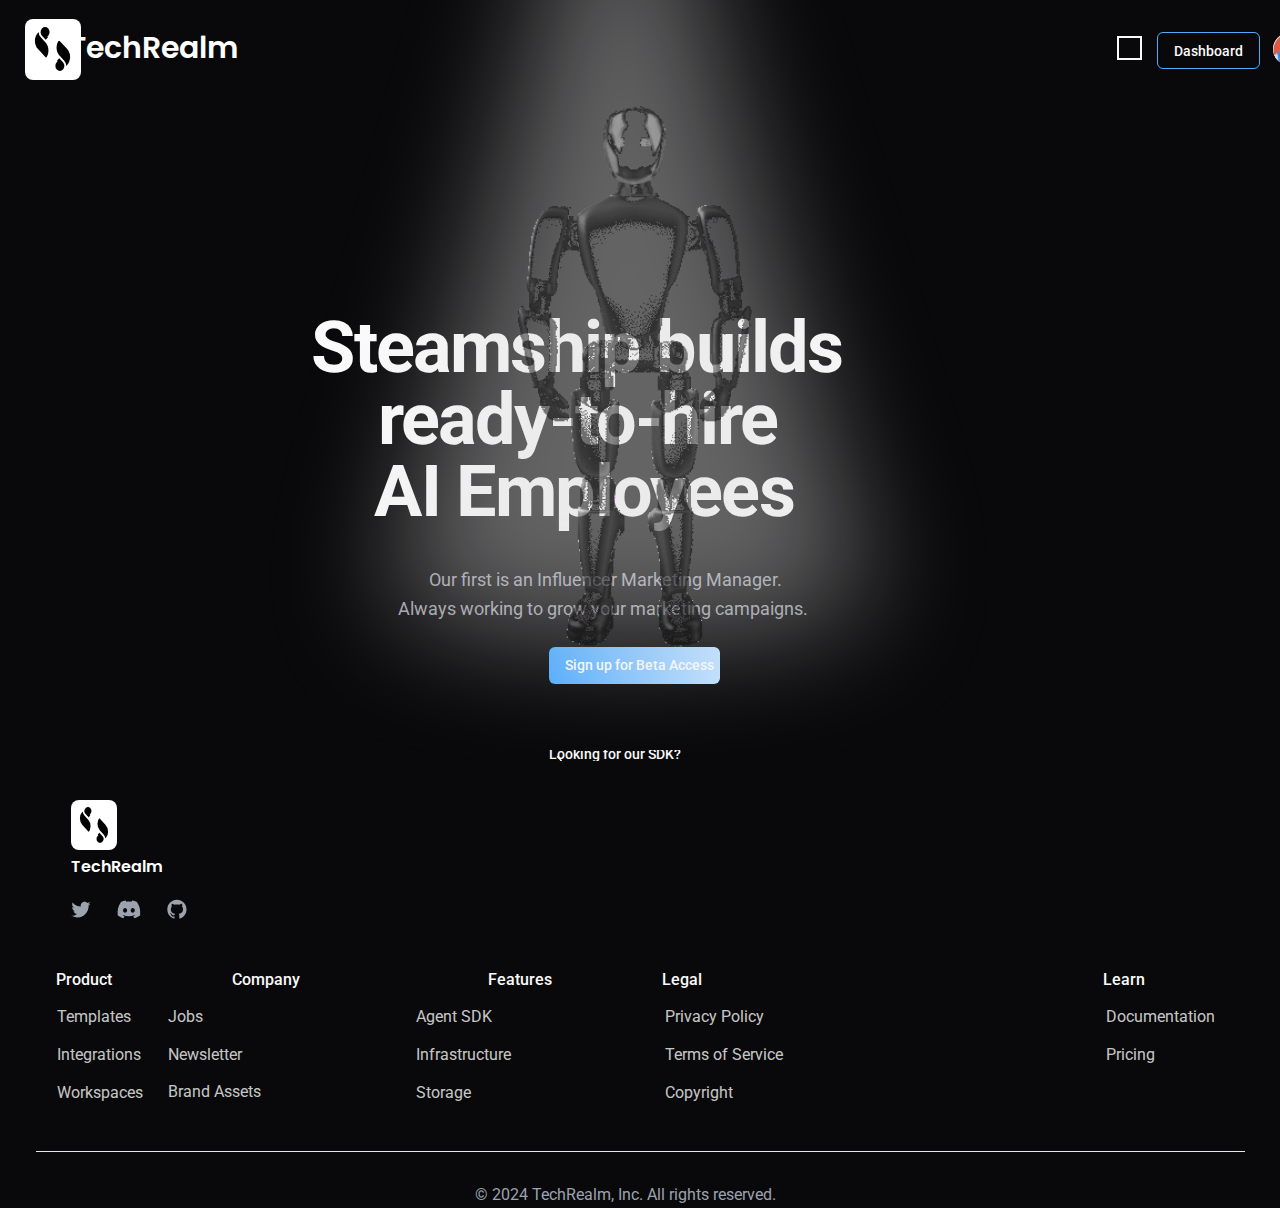
<file: index.html>
<!DOCTYPE html>
<html>
  <head>
    <meta charset="utf-8" />
    <meta name="viewport" content="initial-scale=1, width=device-width" />

    <link rel="stylesheet" href="./global.css" />
    <link rel="stylesheet" href="./style.css"/>
    <link
      rel="stylesheet"
      href="https://fonts.googleapis.com/css2?family=Roboto:wght@400;500;700&display=swap"
    />
    <link
      rel="stylesheet"
      href="https://fonts.googleapis.com/css2?family=Poppins:wght@600&display=swap"
    />
    <link
      rel="stylesheet"
      href="https://fonts.googleapis.com/css2?family=Inter:ital,wght@0,400;0,500;0,600;0,800;1,400;1,500&display=swap"
    />
    <link
      rel="stylesheet"
      href="https://fonts.googleapis.com/css2?family=Fira Code:wght@400&display=swap"
    />
  </head>
  <body>
    <div class="home">
      <section class="divh-800pxw-100vwabsolu-wrapper">
        <div
          class="divh-800pxw-100vwabsolu"
          id="divh800pxw100vwabsoluContainer"
        >
          <div class="hero">
            <div class="frame-parent">
              <div class="steamship-builds-parent">
                <h1 class="steamship-builds">Steamship builds</h1>
                <h1 class="ready-to-hire">ready-to-hire</h1>
                <h1 class="ai-employees">AI Employees</h1>
              </div>
              <div class="our-first-is-an-influencer-mar-parent">
                <div class="our-first-is">
                  Our first is an Influencer Marketing Manager.
                </div>
                <div class="always-working-to">
                  Always working to grow your marketing campaigns.
                </div>
              </div>
            </div>
            <div class="call-to-action">
              <div class="ainline-flexitems-centerjus">
                <div class="sign-up-for">Sign up for Beta Access</div>
              </div>
              <div class="sdk-link">
                <div class="looking-for-our">Looking for our SDK?</div>
                <div class="sdk-icon">
                  <img
                    class="vector-icon"
                    loading="lazy"
                    alt=""
                    src="./public/vector-1.svg"
                  />
                </div>
              </div>
            </div>
          </div>
          <div class="content-left-parent">
            <div class="content-left">
              

              <div class="wrapper-icon">
                <img class="icon" alt="" src="./public/icon.svg" />
              </div>
            </div>
            <div class="content-right">
              <img
                class="robot-nexbot-modified-1-icon"
                alt=""
                src="./public/robotnexbotmodified-1@2x.png"
              />

              <header class="right-content">
                <div class="brand-menu-parent">
                  <div class="brand-menu">
                    <div class="brand-sub-menu-item">
                      <img
                        class="brand-icon"
                        alt=""
                        src="./public/vector.svg"
                      />
                    </div>
                    <div class="brand-placeholder-wrapper">
                      <div class="brand-placeholder">
                        <div class="frame"></div>
                      </div>
                    </div>
                  </div>
                  <div class="techrealm-wrapper">
                    <h1 class="techrealm">TechRealm</h1>
                  </div>
                </div>
                <div class="dashboard-content">
                  <div class="dashboard-button-parent">
                    <div class="dashboard-button">
                      <div
                        class="insvisibal-for-buttions"
                        id="insvisibalForButtions"
                      ></div>
                    </div>
                    <button class="ainline-flexitems-centerjus1">
                      <a class="dashboard">Dashboard</a>
                    </button>
                  </div>
                </div>
                <div class="buttonheadlessui-menu-button-wrapper">
                  <div class="buttonheadlessui-menu-button-">
                    <div class="spaninline-blockh-8w-8over">
                      <div class="imgh-fullw-full">
                        <img
                          class="d-avatars-14"
                          loading="lazy"
                          alt=""
                          src="./public/3d-avatars--14@2x.png"
                        />
                      </div>
                    </div>
                  </div>
                </div>
              </header>
            </div>
          </div>
          <div class="frame1"></div>
        </div>
      </section>
      <footer class="footer">
        <div class="footer-content">
          <div class="footer-top">
            <div class="footer-top-left">
              <div class="footer-brand">
                <div class="footer-brand-content">
                  <div class="footer-brand-name">
                    <img
                      class="footer-logo-icon"
                      alt=""
                      src="./public/vector-2.svg"
                    />
                  </div>
                  <div class="techrealm1">TechRealm</div>
                </div>
              </div>
              <div class="footer-links-placeholder">
                <img class="frame-icon1" alt="" src="./public/frame.svg" />

                <img class="frame-icon2" alt="" src="./public/frame-1.svg" />

                <img class="frame-icon3" alt="" src="./public/frame-2.svg" />
              </div>
            </div>
          </div>
          <div class="footer-menu">
            <div class="menu-container">
              <div class="product">Product</div>
              <div class="primary-menu">
                <div class="primary-menu-items">
                  <div class="company">Company</div>
                  <div class="features">Features</div>
                </div>
                <div class="primary-menu-items1">
                  <div class="legal">Legal</div>
                  <div class="learn">Learn</div>
                </div>
              </div>
            </div>
            <div class="secondary-menu">
              <div class="secondary-menu-items">
                <div class="templates">Templates</div>
                <div class="integrations">Integrations</div>
                <div class="workspaces">Workspaces</div>
              </div>
              <div class="tertiary-menu">
                <div class="tertiary-menu-items">
                  <div class="jobs-parent">
                    <div class="jobs">Jobs</div>
                    <div class="newsletter">Newsletter</div>
                    <div class="brand-assets">Brand Assets</div>
                  </div>
                  <div class="agent-sdk-parent">
                    <div class="agent-sdk">Agent SDK</div>
                    <div class="infrastructure">Infrastructure</div>
                    <div class="storage">Storage</div>
                  </div>
                </div>
                <div class="legal-menu">
                  <div class="legal-menu-items">
                    <div class="privacy-policy">Privacy Policy</div>
                    <div class="terms-of-service">Terms of Service</div>
                    <div class="copyright">Copyright</div>
                  </div>
                  <div class="resource-menu">
                    <div class="documentation">Documentation</div>
                    <a class="pricing">Pricing</a>
                  </div>
                </div>
              </div>
            </div>
          </div>
          <div class="divmt-12border-tborder-gray">
            <div class="techrealm-inc-all">
              © 2024 TechRealm, Inc. All rights reserved.
            </div>
          </div>
        </div>
      </footer>
    </div>

    <script>
      var insvisibalForButtions = document.getElementById("insvisibalForButtions");
      if (insvisibalForButtions) {
        insvisibalForButtions.addEventListener("click", function (e) {
          window.location.href = "./main1.html";
        });
      }
      
      var dashboard = document.getElementById(
        "dashboard"
      );
      if (dashboard) {
        dashboard.addEventListener("click", function (e) {
          window.location.href = "./main-overview-chat1.html";
        });
      }
      </script>
  </body>
</html>
</file>
<file: global.css>
body {
  margin: 0;
  line-height: normal;
}

:root {
  /* fonts */
  --font-roboto: Roboto;
  --xl-semibold: Poppins;
  --single-line-body-base: Inter;
  --font-fira-code: "Fira Code";

  /* font sizes */
  --single-line-body-base-size: 16px;
  --font-size-sm: 14px;
  --xl-semibold-size: 30px;
  --font-size-lg: 18px;
  --font-size-53xl: 72px;
  --font-size-39xl: 58px;
  --font-size-24xl: 43px;
  --font-size-mid: 17px;
  --font-size-5xl: 24px;
  --font-size-lgi: 19px;
  --font-size-xs: 12px;
  --font-size-29xl: 48px;
  --font-size-19xl: 38px;
  --font-size-10xl: 29px;
  --font-size-smi: 13px;
  --font-size-sm-5: 13.5px;
  --font-size-mini-6: 14.6px;
  --font-size-17xl: 36px;
  --font-size-3xl: 22px;
  --font-size-70xl-8: 89.8px;
  --font-size-8xl: 27px;
  --font-size-26xl: 45px;
  --font-size-smi-8: 12.8px;
  --font-size-base-5: 16.5px;
  --font-size-xs-5: 11.5px;
  --font-size-xl: 20px;

  /* Colors */
  --color-gray-100: #fefefe;
  --color-gray-200: #fafafa;
  --color-gray-300: #7a7a7a;
  --color-gray-400: #27272a;
  --color-gray-500: #18181b;
  --color-gray-600: #09090b;
  --color-gray-700: rgba(255, 255, 255, 0.75);
  --color-gray-2100: rgba(39, 39, 42, 0.5);
  --color-gray-800: rgba(39, 39, 42, 0.34);
  --color-gray-900: rgba(39, 39, 42, 0.52);
  --color-gray-1000: rgba(39, 39, 42, 0.82);
  --color-gray-2200: rgba(122, 122, 122, 0.14);
  --color-gray-1100: rgba(255, 255, 255, 0.2);
  --color-gray-1500: rgba(0, 0, 0, 0.1);
  --color-gray-1600: rgba(0, 0, 0, 0.17);
  --color-gray-1800: rgba(0, 0, 0, 0.41);
  --color-gray-1900: rgba(0, 0, 0, 0.24);
  --color-gray-2000: rgba(0, 0, 0, 0.8);
  --color-gray-1400: rgba(255, 255, 255, 0.23);
  --color-gray-1700: rgba(39, 39, 52, 0.6);
  --color-gray-1200: rgba(255, 255, 255, 0.71);
  --color-gray-1300: rgba(255, 255, 255, 0.8);
  --color-gray-2300: rgba(0, 0, 0, 0.52);
  --color-gray-2400: rgba(0, 0, 0, 0.61);
  --color-gray-2500: rgba(250, 250, 250, 0.1);
  --color-gray-2600: rgba(255, 255, 255, 0.52);
  --color-gray-2700: rgba(255, 255, 255, 0.07);
  --color-gray-2800: rgba(255, 255, 255, 0.1);
  --color-gray-2900: rgba(255, 255, 255, 0.41);
  --color-gray-3000: rgba(0, 0, 0, 0);
  --color-gray-3100: rgba(250, 250, 250, 0.8);
  --color-gainsboro-100: #e5e7eb;
  --color-gainsboro-200: #e1e1e1;
  --color-gainsboro-300: #d9d9d9;
  --color-darkgray-100: #abb2bf;
  --color-darkgray-200: #9ca3af;
  --color-darkgray-300: #a1a1aa;
  --color-white: #fff;
  --color-dimgray-100: #707070;
  --color-dimgray-200: #6e6e6e;
  --color-dimgray-300: #666;
  --color-dimgray-400: rgba(112, 112, 112, 0.3);
  --color-dimgray-500: rgba(102, 102, 102, 0.08);
  --color-whitesmoke-100: #f3f4f6;
  --color-cornflowerblue-100: #4fabff;
  --color-cornflowerblue-200: #1c78cc;
  --color-cornflowerblue-300: rgba(28, 120, 204, 0.09);
  --color-black: #000;
  --color-silver-100: #c4c4c4;
  --color-deepskyblue-100: #61afef;
  --color-lightgray: #d1d5db;
  --color-darkslategray-100: #373737;
  --color-darkslategray-200: #282c34;
  --color-lightcoral: #e06c75;
  --color-darkseagreen: #98c379;
  --color-burlywood: #d19a66;

  /* Spacing */
  --space-200: 8px;
  --space-400: 16px;
  --radius-full: 9999px;

  /* Gaps */
  --gap-191xl: 210px;
  --gap-86xl: 105px;
  --gap-33xl: 52px;
  --gap-30xl-3: 49.3px;
  --gap-6xl: 25px;
  --gap-lg-3: 18.3px;
  --gap-xl: 20px;
  --gap-128xl-4: 147.4px;
  --gap-18xl: 37px;
  --gap-lg: 18px;
  --gap-55xl: 74px;
  --gap-lg-7: 18.7px;
  --gap-lg-5: 18.5px;
  --gap-190xl-1: 209.1px;
  --gap-7xl: 26px;
  --gap-mid-4: 17.4px;
  --gap-7xs-3: 5.3px;
  --gap-9xl: 28px;
  --gap-47xl: 66px;
  --gap-5xl: 24px;
  --gap-5xs: 8px;
  --gap-xl-9: 20.9px;
  --gap-2xl: 21px;
  --gap-29xl-9: 48.9px;
  --gap-13xl-1: 32.1px;
  --gap-base: 16px;
  --gap-15xl: 34px;
  --gap-mid: 17px;
  --gap-170xl: 189px;
  --gap-75xl: 94px;
  --gap-28xl: 47px;
  --gap-5xl-7: 24.7px;
  --gap-4xs-3: 8.3px;
  --gap-3xs-5: 9.5px;
  --gap-4xs: 9px;
  --gap-3xs-3: 9.3px;
  --gap-smi-2: 12.2px;
  --gap-xs: 12px;
  --gap-44xl-8: 63.8px;
  --gap-13xl: 32px;
  --gap-10xl: 29px;
  --gap-4xl: 23px;
  --gap-28xl-5: 47.5px;
  --gap-base-8: 15.8px;
  --gap-6xs-2: 6.2px;
  --gap-74xl: 93px;
  --gap-27xl: 46px;
  --gap-6xs: 7px;
  --gap-89xl: 108px;
  --gap-57xl: 76px;
  --gap-19xl: 38px;
  --gap-lgi: 19px;
  --gap-40xl-8: 59.8px;
  --gap-11xl: 30px;
  --gap-21xl-8: 40.8px;
  --gap-mini-6: 14.6px;
  --gap-mini: 15px;
  --gap-4xs-4: 8.4px;
  --gap-smi-1: 12.1px;
  --gap-3xs-1: 9.1px;
  --gap-21xl: 40px;
  --gap-52xl: 71px;
  --gap-16xl: 35px;
  --gap-30xl-8: 49.8px;
  --gap-base-4: 15.4px;
  --gap-108xl-7: 127.7px;
  --gap-45xl: 64px;
  --gap-xl-3: 20.3px;
  --gap-7xs-5: 5.5px;
  --gap-8xs: 5px;
  --gap-10xs-7: 2.7px;
  --gap-3xs-9: 9.9px;
  --gap-6xs-7: 6.7px;
  --gap-9xl-7: 28.7px;
  --gap-12xl-8: 31.8px;
  --gap-2xl-2: 21.2px;
  --gap-6xs-5: 6.5px;
  --gap-13xl-7: 32.7px;
  --gap-5xs-1: 7.1px;
  --gap-10xs-2: 2.2px;
  --gap-6xl-7: 25.7px;
  --gap-30xl-9: 49.9px;
  --gap-2xl-1: 21.1px;
  --gap-29xl-8: 48.8px;
  --gap-19xl-7: 38.7px;
  --gap-9xs-3: 3.3px;
  --gap-4xs-6: 8.6px;
  --gap-10xs-6: 2.6px;
  --gap-8xl-4: 27.4px;
  --gap-19xl-3: 38.3px;
  --gap-3xs-6: 9.6px;
  --gap-smi-3: 12.3px;
  --gap-6xs-3: 6.3px;
  --gap-3xl-9: 22.9px;
  --gap-61xl-4: 80.4px;
  --gap-20xl-5: 39.5px;
  --gap-10xs-3: 2.3px;
  --gap-10xs-5: 2.5px;
  --gap-4xl-1: 23.1px;
  --gap-10xs-4: 2.4px;
  --gap-4xs-1: 8.1px;
  --gap-3xs: 10px;
  --gap-57xl-6: 76.6px;
  --gap-12xl-4: 31.4px;
  --gap-4xl-6: 23.6px;
  --gap-3xl-4: 22.4px;
  --gap-7xl-2: 26.2px;
  --gap-32xl-3: 51.3px;
  --gap-6xl-5: 25.5px;
  --gap-mid-7: 17.7px;
  --gap-11xs: 2px;

  /* Paddings */
  --padding-16xl: 35px;
  --padding-17xl: 36px;
  --padding-14xl: 33px;
  --padding-xl: 20px;
  --padding-9xs-7: 3.7px;
  --padding-24xl: 43px;
  --padding-4xl: 23px;
  --padding-2xl: 21px;
  --padding-12xs-1: 0.1px;
  --padding-11xs: 2px;
  --padding-8xs: 5px;
  --padding-6xs: 7px;
  --padding-47xl: 66px;
  --padding-168xl: 187px;
  --padding-lgi: 19px;
  --padding-3xs: 10px;
  --padding-xs: 12px;
  --padding-4xs: 9px;
  --padding-base: 16px;
  --padding-116xl: 135px;
  --padding-7xs: 6px;
  --padding-6xs-7: 6.7px;
  --padding-5xs: 8px;
  --padding-2xs-7: 10.7px;
  --padding-2xs-6: 10.6px;
  --padding-13xl: 32px;
  --padding-9xs: 4px;
  --padding-10xs: 3px;
  --padding-8xs-2: 4.2px;
  --padding-12xs: 1px;
  --padding-12xl: 31px;
  --padding-mid: 17px;
  --padding-32xl: 51px;
  --padding-60xl: 79px;
  --padding-mini: 15px;
  --padding-105xl: 124px;
  --padding-62xl: 81px;
  --padding-30xl: 49px;
  --padding-mid-7: 17.7px;
  --padding-sm: 14px;
  --padding-4xs-6: 8.6px;
  --padding-3xs-1: 9.1px;
  --padding-11xs-1: 1.1px;
  --padding-11xs-2: 1.2px;
  --padding-4xs-5: 8.5px;
  --padding-lg: 18px;
  --padding-4xs-3: 8.3px;
  --padding-11xs-5: 1.5px;
  --padding-lgi-1: 19.1px;
  --padding-35xl: 54px;
  --padding-8xl: 27px;
  --padding-6xl: 25px;
  --padding-11xl: 30px;
  --padding-9xl: 28px;
  --padding-2xs-3: 10.3px;
  --padding-2xs: 11px;
  --padding-57xl-3: 76.3px;
  --padding-31xl: 50px;
  --padding-5xl: 24px;
  --padding-34xl: 53px;
  --padding-33xl: 52px;
  --padding-7xl: 26px;
  --padding-smi-7: 12.7px;
  --padding-21xl: 40px;
  --padding-222xl: 241px;
  --padding-18xl: 37px;
  --padding-48xl: 67px;
  --padding-10xl: 29px;
  --padding-15xl: 34px;
  --padding-12xs-3: 0.3px;
  --padding-42xl: 61px;
  --padding-26xl: 45px;
  --padding-40xl: 59px;
  --padding-223xl-2: 242.2px;
  --padding-3xl: 22px;
  --padding-23xl: 42px;
  --padding-7xs-5: 5.5px;
  --padding-61xl: 80px;
  --padding-3xs-2: 9.2px;
  --padding-2xs-2: 10.2px;
  --padding-8xs-1: 4.1px;
  --padding-53xl-7: 72.7px;
  --padding-28xl: 47px;
  --padding-mini-7: 14.7px;
  --padding-11xs-7: 1.7px;
  --padding-mini-6: 14.6px;
  --padding-9xs-3: 3.3px;
  --padding-11xs-6: 1.6px;
  --padding-mini-9: 14.9px;
  --padding-lgi-6: 19.6px;
  --padding-lgi-5: 19.5px;
  --padding-9xs-6: 3.6px;
  --padding-12xs-4: 0.4px;
  --padding-lg-3: 18.3px;
  --padding-10xs-1: 2.1px;
  --padding-xs-9: 11.9px;
  --padding-10xs-7: 2.7px;
  --padding-11xs-3: 1.3px;
  --padding-10xs-3: 2.3px;
  --padding-2xs-1: 10.1px;
  --padding-12xs-5: 0.5px;
  --padding-9xs-2: 3.2px;
  --padding-9xs-5: 3.5px;
  --padding-lg-4: 18.4px;
  --padding-3xs-6: 9.6px;
  --padding-4xs-1: 8.1px;
  --padding-36xl: 55px;
  --padding-xl-4: 20.4px;
  --padding-3xl-4: 22.4px;
  --padding-4xs-7: 8.7px;
  --padding-smi: 13px;
  --padding-3xs-5: 9.5px;
  --padding-4xs-2: 8.2px;
  --padding-12xs-9: 0.9px;
  --padding-11xs-8: 1.8px;
  --padding-5xs-7: 7.7px;
  --padding-3xs-3: 9.3px;
  --padding-2xl-2: 21.2px;
  --padding-87xl-7: 106.7px;
  --padding-xl-1: 20.1px;
  --padding-5xs-6: 7.6px;
  --padding-2xl-1: 21.1px;
  --padding-50xl: 69px;
  --padding-188xl: 207px;
  --padding-69xl: 88px;
  --padding-12xs-8: 0.8px;
  --padding-lgi-2: 19.2px;
  --padding-5xs-8: 7.8px;
  --padding-37xl-7: 56.7px;
  --padding-11xs-9: 1.9px;
  --padding-8xl-3: 27.3px;
  --padding-3xs-7: 9.7px;
  --padding-5xs-3: 7.3px;
  --padding-12xs-7: 0.7px;
  --padding-12xs-6: 0.6px;
  --padding-11xs-4: 1.4px;
  --padding-sm-3: 13.3px;
  --padding-17xl-3: 36.3px;

  /* Border radiuses */
  --br-5xs: 8px;
  --br-9980xl: 9999px;
  --br-7xs: 6px;
  --br-19xl: 38px;
  --br-3xs: 10px;
  --br-9xs: 4px;
  --br-15xl: 34px;
  --br-13xl: 32px;
  --br-xl: 20px;
  --br-7xl: 26px;
  --br-63xl: 82px;
  --br-20xl-1: 39.1px;
  --br-74xl-5: 93.5px;
  --br-8xs-9: 4.9px;
  --br-83xl: 102px;
  --br-50xl-7: 69.7px;
  --br-9xs-6: 3.6px;
}
</file>
